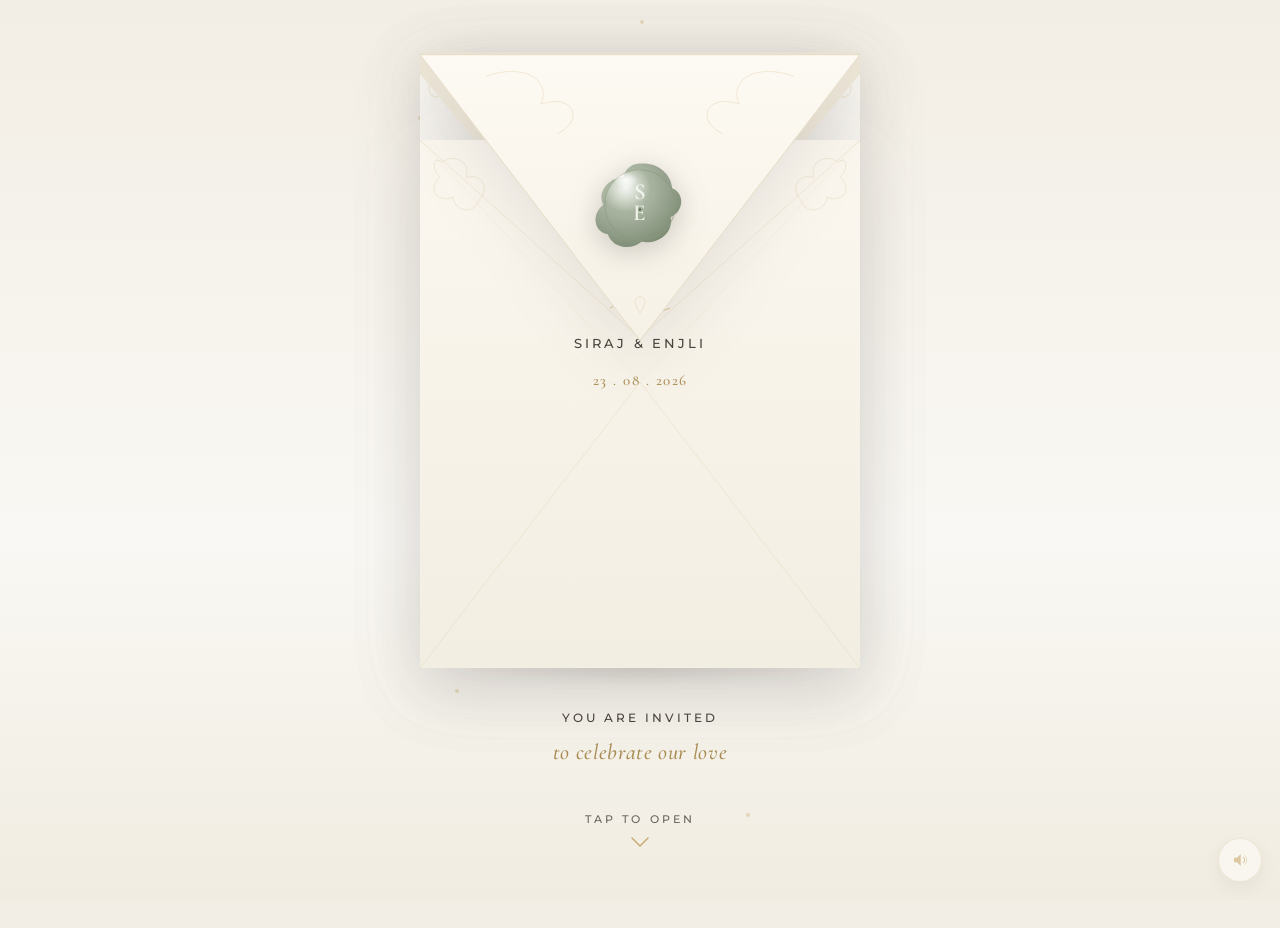
<file: index.html>
<!DOCTYPE html>
<html lang="en">
<head>
<meta charset="UTF-8">
<meta name="viewport" content="width=device-width, initial-scale=1.0, maximum-scale=1.0, viewport-fit=cover">
<title>Siraj &amp; Enjli — You Are Invited</title>
<meta name="description" content="Siraj &amp; Enjli request the pleasure of your company to celebrate their wedding — Saturday, August 23, 2026 at The Royal Garden Hall, Mosul, Iraq.">
<meta name="theme-color" content="#FAF8F4">

<!-- Open Graph -->
<meta property="og:title" content="Siraj &amp; Enjli — Wedding Invitation">
<meta property="og:description" content="You are invited to celebrate our love — August 23, 2026">
<meta property="og:type" content="website">

<link rel="icon" href="data:,">
<link rel="preload" href="assets/fonts/CormorantGaramond-Light.woff2" as="font" type="font/woff2" crossorigin>
<link rel="preload" href="assets/fonts/CormorantGaramond-Medium.woff2" as="font" type="font/woff2" crossorigin>
<link rel="preload" href="assets/fonts/Montserrat-Regular.woff2" as="font" type="font/woff2" crossorigin>

<link rel="stylesheet" href="css/style.css">
<link rel="stylesheet" href="css/animation.css">
<link rel="stylesheet" href="css/responsive.css">
</head>
<body class="envelope-body">

<!-- =====================================================
     LOADING SCREEN
===================================================== -->
<div id="loading-screen" class="loading-screen" role="status" aria-live="polite" aria-label="Loading invitation">
  <div class="loading-content">
    <svg class="loading-monogram" width="72" height="72" viewBox="0 0 72 72" aria-hidden="true">
      <circle cx="36" cy="36" r="34" fill="none" stroke="#C8A86A" stroke-width="0.75" opacity="0.5"/>
      <text x="36" y="47" text-anchor="middle" class="loading-monogram-text">S&amp;E</text>
    </svg>
    <div class="loading-bar-track">
      <div class="loading-bar-fill" id="loading-bar-fill"></div>
    </div>
    <p class="loading-label">Preparing your invitation</p>
  </div>
</div>

<!-- =====================================================
     ENVELOPE SCENE
===================================================== -->
<main class="envelope-stage" id="envelope-stage">

  <div class="envelope-scene" id="envelope-scene">

    <!-- floating particles -->
    <div class="particles" aria-hidden="true">
      <span></span><span></span><span></span><span></span><span></span><span></span>
    </div>

    <div class="envelope-3d" id="envelope-3d">

      <!-- soft shadow -->
      <div class="envelope-shadow" aria-hidden="true"></div>

      <!-- BACK PANEL -->
      <div class="envelope-layer envelope-back">
        <svg viewBox="0 0 400 560" xmlns="http://www.w3.org/2000/svg" preserveAspectRatio="xMidYMid meet">
          <defs>
            <linearGradient id="paperGrad" x1="0" y1="0" x2="0" y2="1">
              <stop offset="0%" stop-color="#FFFDF9"/>
              <stop offset="100%" stop-color="#F3EEE4"/>
            </linearGradient>
            <filter id="paperNoise">
              <feTurbulence type="fractalNoise" baseFrequency="0.9" numOctaves="2" stitchTiles="stitch" result="noise"/>
              <feColorMatrix in="noise" type="matrix" values="0 0 0 0 0  0 0 0 0 0  0 0 0 0 0  0 0 0 0.02 0"/>
              <feComposite operator="over" in2="SourceGraphic"/>
            </filter>
          </defs>
          <rect x="0" y="0" width="400" height="560" rx="4" fill="url(#paperGrad)"/>
          <rect x="0" y="0" width="400" height="560" rx="4" fill="transparent" filter="url(#paperNoise)"/>
          <!-- embossed corner florals -->
          <g class="emboss-floral" opacity="0.35" stroke="#C8A86A" stroke-width="0.6" fill="none">
            <path d="M14,14 C24,10 34,18 30,28 C40,24 46,34 38,42 C34,52 22,50 20,40 C10,44 4,34 12,26 C6,20 8,10 14,14 Z"/>
            <path d="M386,14 C376,10 366,18 370,28 C360,24 354,34 362,42 C366,52 378,50 380,40 C390,44 396,34 388,26 C394,20 392,10 386,14 Z"/>
            <path d="M14,546 C24,550 34,542 30,532 C40,536 46,526 38,518 C34,508 22,510 20,520 C10,516 4,526 12,534 C6,540 8,550 14,546 Z"/>
            <path d="M386,546 C376,550 366,542 370,532 C360,536 354,526 362,518 C366,508 378,510 380,520 C390,516 396,526 388,534 C394,540 392,550 386,546 Z"/>
          </g>
        </svg>
      </div>

      <!-- LINER (visible when flap opens) -->
      <div class="envelope-layer envelope-liner" aria-hidden="true">
        <svg viewBox="0 0 400 280" xmlns="http://www.w3.org/2000/svg" preserveAspectRatio="xMidYMin meet">
          <defs>
            <linearGradient id="linerGrad" x1="0" y1="0" x2="0" y2="1">
              <stop offset="0%" stop-color="#EDE6D6"/>
              <stop offset="100%" stop-color="#F7F3EA"/>
            </linearGradient>
            <pattern id="linerPattern" width="40" height="40" patternUnits="userSpaceOnUse">
              <path d="M20,4 C26,10 26,18 20,24 C14,18 14,10 20,4 Z" fill="none" stroke="#C8A86A" stroke-width="0.4" opacity="0.4"/>
            </pattern>
          </defs>
          <path d="M0,0 L400,0 L400,20 L200,260 L0,20 Z" fill="url(#linerGrad)"/>
          <path d="M0,0 L400,0 L400,20 L200,260 L0,20 Z" fill="url(#linerPattern)"/>
        </svg>
      </div>

      <!-- INVITATION CARD (hidden inside, slides up) -->
      <div class="envelope-card" id="envelope-card">
        <svg viewBox="0 0 360 220" xmlns="http://www.w3.org/2000/svg">
          <rect x="0" y="0" width="360" height="220" fill="#FFFDF9" stroke="#C8A86A" stroke-width="1"/>
          <text x="180" y="90" text-anchor="middle" class="mini-card-names">Siraj &amp; Enjli</text>
          <text x="180" y="120" text-anchor="middle" class="mini-card-date">23 . 08 . 2026</text>
        </svg>
      </div>

      <!-- FRONT PANEL with cut triangular flap opening -->
      <div class="envelope-layer envelope-front">
        <svg viewBox="0 0 400 560" xmlns="http://www.w3.org/2000/svg" preserveAspectRatio="xMidYMid meet">
          <defs>
            <linearGradient id="frontGrad" x1="0" y1="0" x2="0" y2="1">
              <stop offset="0%" stop-color="#FBF7EF"/>
              <stop offset="100%" stop-color="#F3EEE2"/>
            </linearGradient>
          </defs>
          <!-- body minus flap triangle -->
          <path d="M0,80 L400,80 L400,560 L0,560 Z" fill="url(#frontGrad)"/>
          <!-- fold lines -->
          <path d="M0,80 L200,260 L400,80" fill="none" stroke="#C8A86A" stroke-width="0.5" opacity="0.35"/>
          <path d="M0,560 L200,300 L400,560" fill="none" stroke="#C8A86A" stroke-width="0.4" opacity="0.25"/>
          <path d="M0,80 L200,300 L0,560" fill="none" stroke="#C8A86A" stroke-width="0.35" opacity="0.2"/>
          <path d="M400,80 L200,300 L400,560" fill="none" stroke="#C8A86A" stroke-width="0.35" opacity="0.2"/>

          <!-- corner floral embossing -->
          <g opacity="0.3" stroke="#C8A86A" stroke-width="0.6" fill="none">
            <path d="M20,100 C32,92 46,100 42,114 C56,110 64,124 54,134 C50,148 32,146 30,132 C16,138 6,124 18,114 C10,106 12,94 20,100 Z"/>
            <path d="M380,100 C368,92 354,100 358,114 C344,110 336,124 346,134 C350,148 368,146 370,132 C384,138 394,124 382,114 C390,106 388,94 380,100 Z"/>
          </g>
          <use href="#floral-corner" x="0" y="0" opacity="0"/>
        </svg>

        <div class="envelope-front-copy">
          <div class="flourish-mini" aria-hidden="true">
            <svg width="60" height="20" viewBox="0 0 60 20"><path d="M0,10 C15,2 20,18 30,10 C40,2 45,18 60,10" fill="none" stroke="#C8A86A" stroke-width="0.8"/></svg>
          </div>
          <p class="envelope-names">SIRAJ &amp; ENJLI</p>
          <p class="envelope-date">23 . 08 . 2026</p>
        </div>
      </div>

      <!-- FLAP (rotates open) -->
      <div class="envelope-layer envelope-flap" id="envelope-flap">
        <svg viewBox="0 0 400 300" xmlns="http://www.w3.org/2000/svg" preserveAspectRatio="xMidYMax meet">
          <defs>
            <linearGradient id="flapGrad" x1="0" y1="0" x2="0" y2="1">
              <stop offset="0%" stop-color="#FDFAF3"/>
              <stop offset="100%" stop-color="#F6F1E6"/>
            </linearGradient>
          </defs>
          <path d="M0,0 L400,0 L200,260 Z" fill="url(#flapGrad)" stroke="#E7DFCC" stroke-width="1"/>
          <g opacity="0.4" stroke="#C8A86A" stroke-width="0.5" fill="none">
            <path d="M60,20 C90,8 120,20 110,45 M110,45 C140,35 150,60 125,72"/>
            <path d="M340,20 C310,8 280,20 290,45 M290,45 C260,35 250,60 275,72"/>
            <path d="M200,235 C185,215 215,215 200,235 Z"/>
          </g>
        </svg>

        <!-- WAX SEAL -->
        <button type="button" class="wax-seal" id="wax-seal" aria-label="Tap to open your wedding invitation">
          <svg viewBox="0 0 120 120" width="100%" height="100%">
            <defs>
              <radialGradient id="waxGrad" cx="35%" cy="30%" r="75%">
                <stop offset="0%" stop-color="#B9C4AC"/>
                <stop offset="45%" stop-color="#A5B09D"/>
                <stop offset="100%" stop-color="#7C8A72"/>
              </radialGradient>
              <radialGradient id="waxShine" cx="30%" cy="25%" r="35%">
                <stop offset="0%" stop-color="#FFFFFF" stop-opacity="0.85"/>
                <stop offset="100%" stop-color="#FFFFFF" stop-opacity="0"/>
              </radialGradient>
            </defs>
            <!-- drip blob shape -->
            <path d="M60,6 C82,4 100,18 102,38 C118,44 118,68 100,76 C104,96 84,112 62,108 C48,120 24,116 18,98 C0,96 -4,72 12,60 C4,44 18,24 38,24 C42,10 52,6 60,6 Z"
                  fill="url(#waxGrad)"/>
            <circle cx="60" cy="60" r="46" fill="none" stroke="#8C9A80" stroke-width="1.5" opacity="0.6"/>
            <text x="60" y="52" text-anchor="middle" class="seal-monogram-s">S</text>
            <text x="60" y="80" text-anchor="middle" class="seal-monogram-e">E</text>
            <circle cx="60" cy="66" r="1.6" fill="#5F6B54"/>
            <ellipse cx="60" cy="60" rx="46" ry="46" fill="url(#waxShine)"/>
          </svg>
          <span class="seal-shine" aria-hidden="true"></span>
        </button>
      </div>

    </div><!-- /envelope-3d -->

    <div class="envelope-invite-copy">
      <p class="invite-eyebrow">You Are Invited</p>
      <p class="invite-script">to celebrate our love</p>
    </div>

    <button type="button" class="tap-to-open" id="tap-to-open-btn" aria-label="Tap to open invitation">
      <span>Tap to Open</span>
      <svg class="chevron-down" width="18" height="10" viewBox="0 0 18 10" aria-hidden="true">
        <path d="M1,1 L9,9 L17,1" fill="none" stroke="#C8A86A" stroke-width="1.4" stroke-linecap="round" stroke-linejoin="round"/>
      </svg>
    </button>

  </div><!-- /envelope-scene -->
</main>

<audio id="bg-audio" src="assets/music/wedding-theme.mp3" preload="none" loop></audio>

<button type="button" id="audio-toggle" class="audio-toggle" aria-label="Toggle background music" aria-pressed="false">
  <svg width="18" height="18" viewBox="0 0 24 24" fill="none" class="icon-sound-on">
    <path d="M4 9v6h4l5 5V4L8 9H4z" fill="#C8A86A"/>
    <path d="M16.5 8.5a5 5 0 010 7" stroke="#C8A86A" stroke-width="1.4" stroke-linecap="round"/>
    <path d="M19 6a9 9 0 010 12" stroke="#C8A86A" stroke-width="1.2" stroke-linecap="round" opacity="0.6"/>
  </svg>
</button>

<script src="js/audio.js"></script>
<script src="js/main.js"></script>
</body>
</html>
</file>
<file: css/style.css>
/* ==========================================================================
   NIVIN GROUP — Digital Wedding Invitation
   css/style.css — Base styles, design tokens, layout, components
   (Keyframes & transition choreography → animation.css)
   (Media queries & breakpoints → responsive.css)
   ========================================================================== */

/* ---------------------------------------------------------------------
   1. FONT FACES — self-hosted, woff2 only
--------------------------------------------------------------------- */
@font-face {
  font-family: 'Cormorant Garamond';
  src: url('../assets/fonts/CormorantGaramond-Light.woff2') format('woff2');
  font-weight: 300;
  font-style: normal;
  font-display: swap;
}
@font-face {
  font-family: 'Cormorant Garamond';
  src: url('../assets/fonts/CormorantGaramond-Medium.woff2') format('woff2');
  font-weight: 500;
  font-style: normal;
  font-display: swap;
}
@font-face {
  font-family: 'Cormorant Garamond';
  src: url('../assets/fonts/CormorantGaramond-SemiBold.woff2') format('woff2');
  font-weight: 600;
  font-style: normal;
  font-display: swap;
}
@font-face {
  font-family: 'Cormorant Garamond';
  src: url('../assets/fonts/CormorantGaramond-Italic.woff2') format('woff2');
  font-weight: 400;
  font-style: italic;
  font-display: swap;
}
@font-face {
  font-family: 'Cormorant Garamond';
  src: url('../assets/fonts/CormorantGaramond-MediumItalic.woff2') format('woff2');
  font-weight: 500;
  font-style: italic;
  font-display: swap;
}
@font-face {
  font-family: 'Lora';
  src: url('../assets/fonts/Lora-Regular.woff2') format('woff2');
  font-weight: 400;
  font-style: normal;
  font-display: swap;
}
@font-face {
  font-family: 'Lora';
  src: url('../assets/fonts/Lora-Medium.woff2') format('woff2');
  font-weight: 500;
  font-style: normal;
  font-display: swap;
}
@font-face {
  font-family: 'Lora';
  src: url('../assets/fonts/Lora-Italic.woff2') format('woff2');
  font-weight: 400;
  font-style: italic;
  font-display: swap;
}
@font-face {
  font-family: 'Montserrat';
  src: url('../assets/fonts/Montserrat-Light.woff2') format('woff2');
  font-weight: 300;
  font-style: normal;
  font-display: swap;
}
@font-face {
  font-family: 'Montserrat';
  src: url('../assets/fonts/Montserrat-Regular.woff2') format('woff2');
  font-weight: 400;
  font-style: normal;
  font-display: swap;
}
@font-face {
  font-family: 'Montserrat';
  src: url('../assets/fonts/Montserrat-Medium.woff2') format('woff2');
  font-weight: 500;
  font-style: normal;
  font-display: swap;
}
@font-face {
  font-family: 'Montserrat';
  src: url('../assets/fonts/Montserrat-SemiBold.woff2') format('woff2');
  font-weight: 600;
  font-style: normal;
  font-display: swap;
}

/* ---------------------------------------------------------------------
   2. DESIGN TOKENS
--------------------------------------------------------------------- */
:root {
  /* colors */
  --c-ivory: #FAF8F4;
  --c-paper: #FFFDF9;
  --c-gold: #C8A86A;
  --c-gold-dark: #A98B52;
  --c-sage: #A5B09D;
  --c-sage-dark: #7C8A72;
  --c-charcoal: #4A433E;
  --c-charcoal-soft: #6B655D;
  --c-white: #FFFFFF;
  --c-shadow: rgba(74, 67, 62, 0.12);

  /* typography */
  --f-serif: 'Cormorant Garamond', 'Georgia', serif;
  --f-body: 'Lora', 'Georgia', serif;
  --f-sans: 'Montserrat', 'Helvetica Neue', Arial, sans-serif;

  /* spacing scale */
  --sp-1: 0.5rem;
  --sp-2: 1rem;
  --sp-3: 1.5rem;
  --sp-4: 2.5rem;
  --sp-5: 4rem;
  --sp-6: 6rem;

  /* motion */
  --ease-lux: cubic-bezier(0.16, 1, 0.3, 1);
  --ease-soft: cubic-bezier(0.4, 0, 0.2, 1);
  --ease-spring: cubic-bezier(0.34, 1.56, 0.64, 1);

  /* layout */
  --max-width: 640px;
  --radius-card: 2px;
}

/* ---------------------------------------------------------------------
   3. RESET
--------------------------------------------------------------------- */
*, *::before, *::after { box-sizing: border-box; }

html {
  scroll-behavior: smooth;
  -webkit-text-size-adjust: 100%;
}

body {
  margin: 0;
  background: var(--c-ivory);
  color: var(--c-charcoal);
  font-family: var(--f-body);
  font-size: 16px;
  line-height: 1.6;
  -webkit-font-smoothing: antialiased;
  -moz-osx-font-smoothing: grayscale;
  overflow-x: hidden;
}

img { max-width: 100%; display: block; }
button { font: inherit; cursor: pointer; }
a { text-decoration: none; color: inherit; }
ul, ol { margin: 0; padding: 0; list-style: none; }
h1, h2, h3, p { margin: 0; }
svg { display: block; }

.skip-link {
  position: absolute;
  left: -9999px;
  top: 0;
  background: var(--c-gold);
  color: var(--c-paper);
  padding: 0.6rem 1.2rem;
  z-index: 9999;
}
.skip-link:focus {
  left: 0.5rem;
  top: 0.5rem;
}

:focus-visible {
  outline: 2px solid var(--c-gold-dark);
  outline-offset: 3px;
}

/* ==========================================================================
   4. LOADING SCREEN
========================================================================== */
.loading-screen {
  position: fixed;
  inset: 0;
  z-index: 300;
  background: var(--c-ivory);
  display: flex;
  align-items: center;
  justify-content: center;
}

.loading-content {
  display: flex;
  flex-direction: column;
  align-items: center;
  gap: 1.25rem;
}

.loading-monogram-text {
  font-family: var(--f-serif);
  font-size: 26px;
  font-weight: 500;
  fill: var(--c-gold);
  letter-spacing: 1px;
}

.loading-bar-track {
  width: 160px;
  height: 1px;
  background: rgba(200, 168, 106, 0.25);
  position: relative;
  overflow: hidden;
}

.loading-bar-fill {
  position: absolute;
  left: 0; top: 0; bottom: 0;
  width: 0%;
  background: var(--c-gold);
}

.loading-label {
  font-family: var(--f-sans);
  font-size: 11px;
  letter-spacing: 0.2em;
  text-transform: uppercase;
  color: var(--c-charcoal-soft);
}

/* ==========================================================================
   5. ENVELOPE STAGE (index.html)
========================================================================== */
.envelope-body {
  height: 100%;
  min-height: 100vh;
  background: linear-gradient(180deg, #F2EEE5 0%, var(--c-ivory) 60%, #F0ECE1 100%);
  display: flex;
}

.envelope-stage {
  width: 100%;
  min-height: 100vh;
  display: flex;
  align-items: center;
  justify-content: center;
  padding: var(--sp-3);
  position: relative;
}

.envelope-scene {
  position: relative;
  width: 100%;
  max-width: 380px;
  display: flex;
  flex-direction: column;
  align-items: center;
  perspective: 1400px;
}

/* floating particles */
.particles {
  position: absolute;
  inset: -10% -10%;
  pointer-events: none;
  z-index: 0;
}
.particles span {
  position: absolute;
  width: 4px;
  height: 4px;
  border-radius: 50%;
  background: var(--c-gold);
  opacity: 0.35;
}
.particles span:nth-child(1) { left: 8%;  top: 15%; }
.particles span:nth-child(2) { left: 85%; top: 10%; }
.particles span:nth-child(3) { left: 15%; top: 75%; }
.particles span:nth-child(4) { left: 90%; top: 65%; }
.particles span:nth-child(5) { left: 50%; top: 5%;  }
.particles span:nth-child(6) { left: 70%; top: 88%; }

.envelope-3d {
  position: relative;
  width: 100%;
  aspect-ratio: 400 / 560;
  transform-style: preserve-3d;
  z-index: 1;
}

.envelope-shadow {
  position: absolute;
  left: 6%;
  right: 6%;
  bottom: -18px;
  height: 36px;
  background: radial-gradient(ellipse at center, var(--c-shadow) 0%, transparent 72%);
  filter: blur(4px);
  z-index: 0;
}

.envelope-layer {
  position: absolute;
  inset: 0;
  backface-visibility: hidden;
}

.envelope-layer svg {
  width: 100%;
  height: 100%;
  filter: drop-shadow(0 18px 34px var(--c-shadow));
}

.envelope-back { z-index: 1; }
.envelope-liner {
  z-index: 2;
  top: 0; left: 0; right: 0;
  height: 50%;
  transform-origin: top center;
}
.envelope-card {
  position: absolute;
  left: 8%;
  right: 8%;
  top: 30%;
  z-index: 3;
  aspect-ratio: 360 / 220;
  transform: translateY(0) scale(0.94);
  opacity: 0;
}
.envelope-card svg { width: 100%; height: 100%; filter: drop-shadow(0 10px 24px var(--c-shadow)); }
.mini-card-names {
  font-family: var(--f-serif);
  font-size: 30px;
  font-weight: 500;
  fill: var(--c-charcoal);
}
.mini-card-date {
  font-family: var(--f-sans);
  font-size: 12px;
  letter-spacing: 0.15em;
  fill: var(--c-gold-dark);
}

.envelope-front {
  z-index: 4;
  display: flex;
  flex-direction: column;
}
.envelope-front-copy {
  position: absolute;
  left: 0; right: 0;
  top: 40%;
  display: flex;
  flex-direction: column;
  align-items: center;
  gap: 0.9rem;
  text-align: center;
  z-index: 5;
}
.flourish-mini { opacity: 0.8; }
.envelope-names {
  font-family: var(--f-sans);
  font-size: 13px;
  font-weight: 500;
  letter-spacing: 0.22em;
  color: var(--c-charcoal);
}
.envelope-date {
  font-family: var(--f-serif);
  font-size: 15px;
  letter-spacing: 0.1em;
  color: var(--c-gold-dark);
}

.envelope-flap {
  z-index: 6;
  height: 54%;
  top: 0;
  transform-origin: top center;
  transform: rotateX(0deg);
}

.wax-seal {
  position: absolute;
  left: 50%;
  top: 46%;
  width: 92px;
  height: 92px;
  margin: -46px 0 0 -46px;
  border: none;
  background: transparent;
  padding: 0;
  z-index: 7;
  border-radius: 50%;
}
.wax-seal svg { width: 100%; height: 100%; filter: drop-shadow(0 6px 14px rgba(74,67,62,0.25)); }
.seal-monogram-s, .seal-monogram-e {
  font-family: var(--f-serif);
  font-size: 30px;
  font-weight: 600;
  fill: #EFF2E9;
  letter-spacing: 0.02em;
}
.seal-shine {
  position: absolute;
  top: 14%;
  left: 22%;
  width: 26%;
  height: 18%;
  background: radial-gradient(ellipse at center, rgba(255,255,255,0.9), transparent 70%);
  border-radius: 50%;
  pointer-events: none;
}

.envelope-invite-copy {
  margin-top: var(--sp-4);
  text-align: center;
}
.invite-eyebrow {
  font-family: var(--f-sans);
  font-size: 12px;
  font-weight: 500;
  letter-spacing: 0.25em;
  text-transform: uppercase;
  color: var(--c-charcoal);
  margin-bottom: 0.5rem;
}
.invite-script {
  font-family: var(--f-serif);
  font-style: italic;
  font-weight: 500;
  font-size: 22px;
  letter-spacing: 0.03em;
  color: var(--c-gold-dark);
}

.tap-to-open {
  margin-top: var(--sp-4);
  background: none;
  border: none;
  display: flex;
  flex-direction: column;
  align-items: center;
  gap: 0.5rem;
  color: var(--c-charcoal-soft);
}
.tap-to-open span {
  font-family: var(--f-sans);
  font-size: 11px;
  font-weight: 500;
  letter-spacing: 0.28em;
  text-transform: uppercase;
}

/* Audio toggle (shared) */
.audio-toggle {
  position: fixed;
  right: 18px;
  bottom: 18px;
  width: 44px;
  height: 44px;
  border-radius: 50%;
  background: var(--c-paper);
  border: 1px solid rgba(200,168,106,0.35);
  display: flex;
  align-items: center;
  justify-content: center;
  z-index: 250;
  box-shadow: 0 6px 18px var(--c-shadow);
}

/* ==========================================================================
   6. INVITATION PAGE — HERO
========================================================================== */
.invitation-body {
  background: var(--c-ivory);
}

.hero {
  position: relative;
  min-height: 100vh;
  min-height: 100dvh;
  display: flex;
  align-items: flex-end;
  justify-content: center;
  overflow: hidden;
  padding-bottom: var(--sp-5);
}

.hero-scene {
  position: absolute;
  inset: 0;
  z-index: 0;
}
.hero-svg { width: 100%; height: 100%; }

.hero-scrim {
  position: absolute;
  inset: 0;
  z-index: 1;
  background:
    linear-gradient(180deg, rgba(250,248,244,0.15) 0%, rgba(250,248,244,0.05) 30%, rgba(250,248,244,0.55) 78%, rgba(250,248,244,0.92) 100%);
}

.hero-content {
  position: relative;
  z-index: 2;
  width: 100%;
  max-width: var(--max-width);
  padding: 0 var(--sp-3);
  display: flex;
  flex-direction: column;
  align-items: center;
  text-align: center;
  gap: 0.55rem;
}

.hero-monogram { margin-bottom: 0.4rem; }
.hero-monogram-text {
  font-family: var(--f-serif);
  font-size: 28px;
  font-weight: 500;
  fill: var(--c-gold);
}

.hero-eyebrow {
  font-family: var(--f-sans);
  font-size: 11px;
  font-weight: 500;
  letter-spacing: 0.25em;
  text-transform: uppercase;
  color: var(--c-charcoal-soft);
}

.hero-names {
  font-family: var(--f-serif);
  font-weight: 500;
  font-size: clamp(48px, 14vw, 76px);
  line-height: 1.05;
  color: var(--c-charcoal);
  margin: 0.2rem 0 0.4rem;
}

.hero-request {
  font-family: var(--f-sans);
  font-size: 11.5px;
  font-weight: 400;
  letter-spacing: 0.14em;
  text-transform: uppercase;
  color: var(--c-charcoal-soft);
  line-height: 1.7;
}

.hero-date-block {
  display: flex;
  flex-direction: column;
  align-items: center;
  gap: 0.35rem;
  margin: 0.9rem 0 0.3rem;
}
.hero-date-day {
  font-family: var(--f-sans);
  font-size: 11px;
  letter-spacing: 0.25em;
  text-transform: uppercase;
  color: var(--c-charcoal-soft);
}
.hero-date-main {
  display: flex;
  align-items: center;
  gap: 0.7rem;
}
.hero-date-line {
  width: 26px;
  height: 1px;
  background: var(--c-gold);
}
.hero-date-month {
  font-family: var(--f-sans);
  font-size: 12px;
  letter-spacing: 0.2em;
  text-transform: uppercase;
  color: var(--c-charcoal);
}
.hero-date-num {
  font-family: var(--f-serif);
  font-size: 44px;
  font-weight: 500;
  color: var(--c-gold-dark);
  line-height: 1;
}

.hero-date-year {
  font-family: var(--f-sans);
  font-size: 12px;
  letter-spacing: 0.2em;
  color: var(--c-charcoal-soft);
}

.hero-time {
  font-family: var(--f-sans);
  font-size: 11px;
  letter-spacing: 0.16em;
  text-transform: uppercase;
  color: var(--c-charcoal-soft);
  margin-top: 0.3rem;
}

.hero-venue {
  margin-top: var(--sp-2);
}
.hero-venue-name {
  font-family: var(--f-serif);
  font-style: italic;
  font-weight: 500;
  font-size: 26px;
  color: var(--c-charcoal);
}
.hero-venue-loc {
  font-family: var(--f-sans);
  font-size: 11px;
  letter-spacing: 0.24em;
  text-transform: uppercase;
  color: var(--c-charcoal-soft);
  margin-top: 0.2rem;
}

.hero-reception {
  margin-top: var(--sp-2);
  font-family: var(--f-sans);
  font-size: 10.5px;
  letter-spacing: 0.28em;
  text-transform: uppercase;
  color: var(--c-gold-dark);
}

.scroll-indicator {
  position: absolute;
  bottom: var(--sp-2);
  left: 50%;
  transform: translateX(-50%);
  z-index: 3;
  background: none;
  border: none;
  padding: 0.5rem;
}

/* ==========================================================================
   7. SHARED SECTION STRUCTURE
========================================================================== */
.section {
  padding: var(--sp-6) var(--sp-3);
  position: relative;
}

.section-inner {
  max-width: var(--max-width);
  margin: 0 auto;
  display: flex;
  flex-direction: column;
  align-items: center;
  text-align: center;
}

.section-eyebrow {
  font-family: var(--f-sans);
  font-size: 11px;
  font-weight: 500;
  letter-spacing: 0.28em;
  text-transform: uppercase;
  color: var(--c-gold-dark);
  margin-bottom: 0.6rem;
}

.section-heading {
  font-family: var(--f-serif);
  font-weight: 500;
  font-size: clamp(32px, 7vw, 44px);
  color: var(--c-charcoal);
}

.gold-flourish {
  margin: 1.1rem 0 1.6rem;
  opacity: 0.85;
}

/* paper card */
.paper-card {
  background: var(--c-paper);
  border: 1px solid rgba(200,168,106,0.28);
  box-shadow: 0 22px 44px -20px var(--c-shadow);
  border-radius: var(--radius-card);
  position: relative;
}
.paper-card::before {
  content: '';
  position: absolute;
  inset: 6px;
  border: 1px solid rgba(200,168,106,0.18);
  pointer-events: none;
}

/* ---- Our Story ---- */
.story-script {
  font-family: var(--f-serif);
  font-style: italic;
  font-weight: 500;
  font-size: 21px;
  color: var(--c-sage-dark);
  margin-bottom: var(--sp-4);
  line-height: 1.5;
}

.story-card {
  overflow: hidden;
  width: 100%;
  text-align: left;
}
.story-card-media {
  width: 100%;
  aspect-ratio: 4 / 3;
  overflow: hidden;
  background: #EDE6D6;
}
.story-card-media img {
  width: 100%;
  height: 100%;
  object-fit: cover;
}
.story-card-body {
  padding: var(--sp-4);
  font-family: var(--f-body);
  font-size: 15.5px;
  line-height: 1.85;
  color: var(--c-charcoal-soft);
}
.story-card-body p + p { margin-top: 1rem; }

/* ---- Countdown ---- */
.countdown-grid {
  display: grid;
  grid-template-columns: repeat(4, 1fr);
  gap: var(--sp-2);
  width: 100%;
  max-width: 460px;
}
.countdown-item {
  position: relative;
  display: flex;
  flex-direction: column;
  align-items: center;
  justify-content: center;
  aspect-ratio: 1 / 1;
}
.countdown-ring {
  position: absolute;
  inset: 0;
}
.ring-fill {
  stroke-dasharray: 326.7;
  stroke-dashoffset: 326.7;
  transition: stroke-dashoffset 1s var(--ease-soft);
}
.countdown-num {
  font-family: var(--f-serif);
  font-weight: 500;
  font-size: clamp(22px, 5vw, 30px);
  color: var(--c-charcoal);
  position: relative;
  z-index: 1;
}
.countdown-label {
  font-family: var(--f-sans);
  font-size: 9.5px;
  letter-spacing: 0.16em;
  text-transform: uppercase;
  color: var(--c-charcoal-soft);
  position: relative;
  z-index: 1;
  margin-top: 0.2rem;
}

/* ---- Timeline ---- */
.timeline-list {
  width: 100%;
  max-width: 440px;
  position: relative;
  margin-top: var(--sp-2);
}
.timeline-list::before {
  content: '';
  position: absolute;
  left: 15px;
  top: 6px;
  bottom: 6px;
  width: 1px;
  background: linear-gradient(180deg, transparent, var(--c-gold) 15%, var(--c-gold) 85%, transparent);
  opacity: 0.5;
}
.timeline-item {
  display: flex;
  gap: var(--sp-3);
  text-align: left;
  padding: var(--sp-2) 0;
  position: relative;
}
.timeline-icon {
  flex: none;
  width: 30px;
  height: 30px;
  background: var(--c-ivory);
  border: 1px solid rgba(200,168,106,0.4);
  border-radius: 50%;
  display: flex;
  align-items: center;
  justify-content: center;
  position: relative;
  z-index: 1;
}
.timeline-body { padding-top: 0.1rem; }
.timeline-time {
  display: block;
  font-family: var(--f-sans);
  font-size: 10.5px;
  letter-spacing: 0.18em;
  text-transform: uppercase;
  color: var(--c-gold-dark);
  margin-bottom: 0.25rem;
}
.timeline-title {
  font-family: var(--f-serif);
  font-weight: 500;
  font-size: 22px;
  color: var(--c-charcoal);
}
.timeline-desc {
  font-family: var(--f-body);
  font-size: 13.5px;
  color: var(--c-charcoal-soft);
  margin-top: 0.3rem;
  line-height: 1.6;
}

/* ---- Gallery ---- */
.gallery-section .section-inner { margin-bottom: var(--sp-3); }
.gallery-slider {
  width: 100%;
  overflow: hidden;
}
.gallery-track {
  display: flex;
  gap: var(--sp-2);
  overflow-x: auto;
  scroll-snap-type: x mandatory;
  padding: 0.5rem var(--sp-3) 1.2rem;
  -webkit-overflow-scrolling: touch;
  scrollbar-width: none;
}
.gallery-track::-webkit-scrollbar { display: none; }
.gallery-slide {
  flex: none;
  width: 72%;
  max-width: 320px;
  scroll-snap-align: center;
  border: none;
  padding: 0;
  background: none;
  border-radius: var(--radius-card);
  overflow: hidden;
  box-shadow: 0 20px 40px -18px var(--c-shadow);
}
.gallery-slide img {
  width: 100%;
  height: 100%;
  aspect-ratio: 4 / 5;
  object-fit: cover;
}
.gallery-dots {
  display: flex;
  justify-content: center;
  gap: 0.4rem;
  margin-top: 0.4rem;
}
.gallery-dots span {
  width: 6px;
  height: 6px;
  border-radius: 50%;
  background: rgba(200,168,106,0.3);
  transition: background 0.3s var(--ease-soft), transform 0.3s var(--ease-soft);
}
.gallery-dots span.active {
  background: var(--c-gold);
  transform: scale(1.3);
}

.lightbox {
  position: fixed;
  inset: 0;
  z-index: 400;
  background: rgba(30, 27, 22, 0.94);
  display: flex;
  align-items: center;
  justify-content: center;
}
.lightbox[hidden] { display: none; }
.lightbox-img {
  max-width: 90vw;
  max-height: 82vh;
  object-fit: contain;
  box-shadow: 0 30px 60px rgba(0,0,0,0.5);
}
.lightbox-close, .lightbox-prev, .lightbox-next {
  position: absolute;
  background: none;
  border: none;
  color: var(--c-paper);
  font-size: 32px;
  line-height: 1;
  padding: 0.5rem 0.9rem;
}
.lightbox-close { top: var(--sp-2); right: var(--sp-2); font-size: 26px; }
.lightbox-prev { left: var(--sp-1); top: 50%; transform: translateY(-50%); }
.lightbox-next { right: var(--sp-1); top: 50%; transform: translateY(-50%); }

/* ---- Location ---- */
.location-card {
  width: 100%;
  padding: var(--sp-4);
  display: flex;
  flex-direction: column;
  align-items: center;
}
.location-venue {
  font-family: var(--f-serif);
  font-weight: 500;
  font-size: 24px;
  color: var(--c-charcoal);
  margin-top: 0.4rem;
}
.location-address {
  font-family: var(--f-sans);
  font-size: 11px;
  letter-spacing: 0.2em;
  text-transform: uppercase;
  color: var(--c-charcoal-soft);
  margin-top: 0.3rem;
}
.map-embed-wrap {
  width: 100%;
  aspect-ratio: 16 / 11;
  margin: var(--sp-3) 0;
  border-radius: var(--radius-card);
  overflow: hidden;
  filter: grayscale(0.15) sepia(0.08);
  border: 1px solid rgba(200,168,106,0.25);
}
.map-embed { width: 100%; height: 100%; border: 0; }

/* ---- RSVP ---- */
.rsvp-script {
  font-family: var(--f-serif);
  font-style: italic;
  font-weight: 500;
  font-size: 22px;
  color: var(--c-sage-dark);
}
.rsvp-heart { margin-top: 0.8rem; }
.rsvp-actions {
  margin-top: var(--sp-4);
  display: flex;
  flex-direction: column;
  align-items: stretch;
  gap: 0.85rem;
  width: 100%;
  max-width: 320px;
}

/* ---- Buttons ---- */
.btn {
  box-sizing: border-box;
  display: inline-flex;
  align-items: center;
  justify-content: center;
  gap: 0.6rem;
  margin: 0;
  padding: 0.95rem 1.5rem;
  font-family: var(--f-sans);
  font-size: 12px;
  font-weight: 500;
  line-height: 1.2;
  letter-spacing: 0.16em;
  text-transform: uppercase;
  border-radius: 2px;
  border: 1px solid transparent;
  background: transparent;
  appearance: none;
  -webkit-appearance: none;
  vertical-align: middle;
  transition: transform 0.35s var(--ease-soft), box-shadow 0.35s var(--ease-soft), background 0.3s ease;
  width: 100%;
}
.btn:hover { transform: translateY(-2px); }
.btn-fill-sage {
  background: var(--c-sage-dark);
  color: var(--c-paper);
  box-shadow: 0 14px 26px -12px rgba(124,138,114,0.55);
}
.btn-outline-gold {
  background: transparent;
  color: var(--c-gold-dark);
  border-color: var(--c-gold);
}
.btn-outline-charcoal {
  background: transparent;
  color: var(--c-charcoal);
  border-color: rgba(74,67,62,0.3);
}

/* ==========================================================================
   8. FOOTER
========================================================================== */
.site-footer {
  padding: var(--sp-5) var(--sp-3) var(--sp-4);
  text-align: center;
  background: linear-gradient(180deg, transparent, rgba(200,168,106,0.06));
}
.footer-monogram { margin: 0 auto 0.8rem; }
.footer-monogram-text {
  font-family: var(--f-serif);
  font-size: 18px;
  font-weight: 500;
  fill: var(--c-gold);
}
.footer-names {
  font-family: var(--f-serif);
  font-weight: 500;
  font-size: 22px;
  color: var(--c-charcoal);
}
.footer-date {
  font-family: var(--f-sans);
  font-size: 11px;
  letter-spacing: 0.2em;
  color: var(--c-charcoal-soft);
  margin-top: 0.2rem;
}
.footer-flourish { margin: var(--sp-3) auto; opacity: 0.7; }
.footer-credit {
  font-family: var(--f-sans);
  font-size: 10px;
  letter-spacing: 0.14em;
  text-transform: uppercase;
  color: var(--c-charcoal-soft);
  opacity: 0.7;
}
.footer-credit span { color: var(--c-gold-dark); font-weight: 600; }
</file>
<file: css/animation.css>
/* ==========================================================================
   NIVIN GROUP — Digital Wedding Invitation
   css/animation.css — Keyframes + choreographed state transitions
   All motion uses cubic-bezier easing. No abrupt movement. Target: 60fps
   (transform/opacity only, no layout-thrashing properties animated).
   ========================================================================== */

/* ---------------------------------------------------------------------
   1. LOADING SCREEN
--------------------------------------------------------------------- */
.loading-screen {
  transition: opacity 0.7s var(--ease-lux), visibility 0.7s var(--ease-lux);
}
.loading-screen.is-hidden {
  opacity: 0;
  visibility: hidden;
  pointer-events: none;
}

@keyframes pulseMonogram {
  0%, 100% { opacity: 0.55; }
  50% { opacity: 1; }
}
.loading-monogram-text { animation: pulseMonogram 1.8s ease-in-out infinite; }

/* ---------------------------------------------------------------------
   2. FLOATING PARTICLES (envelope scene ambience)
--------------------------------------------------------------------- */
@keyframes floatParticle {
  0%   { transform: translate3d(0, 0, 0); opacity: 0.15; }
  50%  { transform: translate3d(6px, -22px, 0); opacity: 0.5; }
  100% { transform: translate3d(-4px, -44px, 0); opacity: 0; }
}
.particles span {
  animation: floatParticle 7s var(--ease-soft) infinite;
}
.particles span:nth-child(1) { animation-delay: 0s;   }
.particles span:nth-child(2) { animation-delay: 1.1s; }
.particles span:nth-child(3) { animation-delay: 2.3s; }
.particles span:nth-child(4) { animation-delay: 3.4s; }
.particles span:nth-child(5) { animation-delay: 4.6s; }
.particles span:nth-child(6) { animation-delay: 5.7s; }

/* ---------------------------------------------------------------------
   3. ENVELOPE — idle breathing + shadow shift
--------------------------------------------------------------------- */
@keyframes shadowBreathe {
  0%, 100% { transform: scaleX(1); opacity: 0.9; }
  50%      { transform: scaleX(0.94); opacity: 0.65; }
}
.envelope-shadow { animation: shadowBreathe 4.5s var(--ease-soft) infinite; }

@keyframes envelopeIdleFloat {
  0%, 100% { transform: translateY(0); }
  50%      { transform: translateY(-6px); }
}
.envelope-3d.is-idle { animation: envelopeIdleFloat 5s var(--ease-soft) infinite; }

/* wax seal gentle shine sweep while idle */
@keyframes sealShineSweep {
  0%, 100% { opacity: 0.55; transform: translate(0,0); }
  50%      { opacity: 0.9;  transform: translate(2px,-2px); }
}
.seal-shine { animation: sealShineSweep 3.2s ease-in-out infinite; }

.wax-seal {
  transition: transform 0.25s var(--ease-soft);
}
.wax-seal:hover:not(:disabled) { transform: translate(-50%,-50%) scale(1.04); }
.wax-seal:active:not(:disabled) { transform: translate(-50%,-50%) scale(0.96); }

/* ---------------------------------------------------------------------
   4. OPENING CHOREOGRAPHY (state classes toggled by main.js)
   Each stage is given room to actually READ before the next begins —
   no stage starts until the previous one has visibly finished:
   tap -> seal presses down -> (beat) -> seal lifts & clears away ->
   (beat) -> flap opens -> card slides upward -> card/scene expands ->
   navigate. Timings here are mirrored exactly in main.js's `timings`
   object — keep both in sync when adjusting.
--------------------------------------------------------------------- */

/* Step 1 — seal compresses under tap (0ms -> 380ms) */
@keyframes sealCompress {
  0%   { transform: translate(-50%,-50%) scale(1); }
  50%  { transform: translate(-50%,-50%) scale(0.8); }
  100% { transform: translate(-50%,-50%) scale(0.86); }
}
.wax-seal.is-pressing {
  animation: sealCompress 0.38s var(--ease-soft) forwards;
  pointer-events: none;
}

/* Step 2 — seal lifts away and clears the frame (starts at 550ms, once
   the press has visibly registered; runs 750ms -> finishes at 1300ms) */
@keyframes sealLift {
  0%   { transform: translate(-50%,-50%) scale(0.86) translateY(0) rotate(0deg); opacity: 1; }
  40%  { transform: translate(-50%,-50%) scale(1.15) translateY(-18px) rotate(-6deg); opacity: 1; }
  100% { transform: translate(-50%,-50%) scale(0.45) translateY(-160px) rotate(-18deg); opacity: 0; }
}
.wax-seal.is-lifting {
  animation: sealLift 0.75s var(--ease-lux) forwards;
}

/* Step 3 — flap rotates open only after the seal has fully cleared
   (starts at 1450ms, once the seal-lift + a short beat have passed;
   runs 950ms -> finishes at 2400ms) */
@keyframes flapOpen {
  0%   { transform: rotateX(0deg); }
  100% { transform: rotateX(-172deg); }
}
.envelope-flap.is-open {
  animation: flapOpen 0.95s var(--ease-lux) forwards;
  animation-delay: 1.45s;
  z-index: 3; /* drop behind card once folded back */
}

/* Step 4 — invitation card slides upward out of the envelope, only once
   the flap has fully finished opening (starts at 2400ms, right as the
   flap animation completes; runs 950ms -> finishes at 3350ms) */
@keyframes cardSlideOut {
  0%   { transform: translateY(0) scale(0.94); opacity: 0; }
  25%  { opacity: 1; }
  100% { transform: translateY(-235%) scale(1.02); opacity: 1; }
}
.envelope-card.is-sliding {
  animation: cardSlideOut 0.95s var(--ease-lux) forwards;
  animation-delay: 2.4s;
}

/* Step 5 — camera zoom + whole scene fade, only once the card has fully
   cleared the envelope (starts at 3500ms, a clear beat after the card
   finishes; runs 900ms -> finishes at 4400ms) */
@keyframes sceneZoom {
  0%   { transform: scale(1); opacity: 1; }
  100% { transform: scale(1.35); opacity: 0; }
}
.envelope-scene.is-zooming {
  animation: sceneZoom 0.9s var(--ease-lux) forwards;
  animation-delay: 3.5s;
}

.envelope-invite-copy,
.tap-to-open {
  transition: opacity 0.5s var(--ease-soft);
}
.envelope-stage.is-opening .envelope-invite-copy,
.envelope-stage.is-opening .tap-to-open {
  opacity: 0;
  pointer-events: none;
}

/* ---------------------------------------------------------------------
   5. HERO REVEAL (invitation.html first paint)
--------------------------------------------------------------------- */
.reveal {
  opacity: 0;
  transform: translateY(22px);
  animation: heroReveal 1s var(--ease-lux) forwards;
}
@keyframes heroReveal {
  to { opacity: 1; transform: translateY(0); }
}
.hero-monogram { animation: heroReveal 1s var(--ease-lux) forwards; opacity: 0; transform: translateY(22px); }
.hero-monogram        { animation-delay: 0.05s; }
.hero-eyebrow         { animation-delay: 0.2s; }
.hero-names           { animation-delay: 0.35s; }
.hero-request         { animation-delay: 0.5s; }
.hero-date-block      { animation-delay: 0.65s; }
.hero-time            { animation-delay: 0.78s; }
.hero-venue           { animation-delay: 0.9s; }
.hero-reception       { animation-delay: 1.02s; }

@keyframes bounceChevron {
  0%, 100% { transform: translate(-50%, 0); }
  50%      { transform: translate(-50%, 6px); }
}
.scroll-indicator { animation: bounceChevron 2.2s ease-in-out infinite; }

/* ---------------------------------------------------------------------
   6. SCROLL-REVEAL (IntersectionObserver driven, transform-only base
   so content is never fully hidden pre-JS — see animation.js)
--------------------------------------------------------------------- */
.reveal-up {
  opacity: 0.001;
  transform: translateY(32px);
  transition: opacity 0.9s var(--ease-lux), transform 0.9s var(--ease-lux);
  will-change: transform, opacity;
}
.reveal-up.in-view {
  opacity: 1;
  transform: translateY(0);
}

/* stagger children of the timeline / countdown when parent enters view */
.timeline-item {
  opacity: 0.001;
  transform: translateY(24px);
  transition: opacity 0.8s var(--ease-lux), transform 0.8s var(--ease-lux);
}
.timeline-item.in-view { opacity: 1; transform: translateY(0); }
.timeline-item:nth-child(1) { transition-delay: 0s; }
.timeline-item:nth-child(2) { transition-delay: 0.12s; }
.timeline-item:nth-child(3) { transition-delay: 0.24s; }

/* ---------------------------------------------------------------------
   7. GOLD SHIMMER (flourishes + section dividers)
--------------------------------------------------------------------- */
@keyframes goldShimmer {
  0%   { opacity: 0.55; }
  50%  { opacity: 1; }
  100% { opacity: 0.55; }
}
.gold-flourish svg path { animation: goldShimmer 3.4s ease-in-out infinite; }

/* ---------------------------------------------------------------------
   8. HERO FLORAL / CANDLE AMBIENCE (subtle, non-distracting)
--------------------------------------------------------------------- */
@keyframes swayFloral {
  0%, 100% { transform: translateY(0) rotate(0deg); }
  50%      { transform: translateY(-3px) rotate(0.4deg); }
}
.hero-floral-left  { animation: swayFloral 6s ease-in-out infinite; transform-origin: top left; }
.hero-floral-right { animation: swayFloral 6.5s ease-in-out infinite; transform-origin: top right; animation-delay: 0.5s; }

@keyframes flicker {
  0%, 100% { opacity: 1; }
  45%      { opacity: 0.82; }
  55%      { opacity: 0.94; }
}
.hero-candles ellipse { animation: flicker 2.4s ease-in-out infinite; }
.hero-candles g:nth-child(2n) ellipse { animation-delay: 0.6s; }
.hero-candles g:nth-child(3n) ellipse { animation-delay: 1.2s; }

/* ---------------------------------------------------------------------
   9. COUNTDOWN — number tick fade
--------------------------------------------------------------------- */
@keyframes numTick {
  0%   { opacity: 0.3; transform: translateY(-4px); }
  100% { opacity: 1;   transform: translateY(0); }
}
.countdown-num.is-ticking { animation: numTick 0.4s var(--ease-soft); }

/* ---------------------------------------------------------------------
   10. GALLERY / LIGHTBOX
--------------------------------------------------------------------- */
.gallery-slide {
  transition: transform 0.5s var(--ease-soft), box-shadow 0.5s var(--ease-soft);
}
.gallery-slide:active { transform: scale(0.97); }

.lightbox {
  opacity: 0;
  transition: opacity 0.35s var(--ease-soft);
}
.lightbox.is-visible { opacity: 1; }
.lightbox-img {
  transform: scale(0.96);
  transition: transform 0.4s var(--ease-lux);
}
.lightbox.is-visible .lightbox-img { transform: scale(1); }

/* ---------------------------------------------------------------------
   11. BUTTON PRESS FEEDBACK
--------------------------------------------------------------------- */
.btn, .wax-seal, .gallery-slide, .audio-toggle {
  -webkit-tap-highlight-color: transparent;
}

/* ---------------------------------------------------------------------
   12. REDUCED MOTION
--------------------------------------------------------------------- */
@media (prefers-reduced-motion: reduce) {
  *, *::before, *::after {
    animation-duration: 0.001ms !important;
    animation-iteration-count: 1 !important;
    transition-duration: 0.001ms !important;
    scroll-behavior: auto !important;
  }
}
</file>
<file: css/responsive.css>
/* ==========================================================================
   NIVIN GROUP — Digital Wedding Invitation
   css/responsive.css — Breakpoints: 390 / 430 / 768 / 1024 / 1440
   Mobile-first base lives in style.css; this file only adjusts scale/layout.
   ========================================================================== */

/* ---------------------------------------------------------------------
   Small phones (< 390px) — tighten a hair further
--------------------------------------------------------------------- */
@media (max-width: 389px) {
  .hero-names { font-size: 42px; }
  .section { padding: var(--sp-5) var(--sp-2); }
  .rsvp-actions, .countdown-grid { max-width: 100%; }
  .envelope-scene { max-width: 320px; }
}

/* ---------------------------------------------------------------------
   390px baseline (iPhone 12/13/14 mini-ish / small standard)
--------------------------------------------------------------------- */
@media (min-width: 390px) {
  .hero-names { font-size: 50px; }
}

/* ---------------------------------------------------------------------
   430px (iPhone Pro Max class)
--------------------------------------------------------------------- */
@media (min-width: 430px) {
  .envelope-scene { max-width: 400px; }
  .hero-names { font-size: 56px; }
  .gallery-slide { width: 68%; }
}

/* ---------------------------------------------------------------------
   768px (tablet / iPad portrait)
--------------------------------------------------------------------- */
@media (min-width: 768px) {
  :root { --max-width: 720px; }

  .envelope-scene { max-width: 420px; }

  .hero-content { padding: 0 var(--sp-4); }
  .hero-names { font-size: 74px; }
  .hero-request { font-size: 13px; }

  .section { padding: var(--sp-6) var(--sp-4); }
  .section-heading { font-size: 48px; }

  .story-card {
    display: flex;
    flex-direction: row;
    align-items: stretch;
  }
  .story-card-media { width: 42%; aspect-ratio: auto; }
  .story-card-body { width: 58%; padding: var(--sp-5); display: flex; flex-direction: column; justify-content: center; }

  .countdown-grid { max-width: 520px; }

  .timeline-list { max-width: 560px; }

  .gallery-slide { width: 46%; max-width: 340px; }

  .rsvp-actions {
    flex-direction: row;
    align-items: stretch;
    max-width: 620px;
  }
  .rsvp-actions .btn {
    flex: 1 1 0;
    width: auto;
  }

  .location-card { padding: var(--sp-5); }
  .map-embed-wrap { aspect-ratio: 16 / 9; }
}

/* ---------------------------------------------------------------------
   1024px (tablet landscape / small laptop)
   The invitation is authored as a vertical "digital card" (per the
   mockup's own phone-frame presentation). Rather than stretch the hero's
   portrait SVG scene full-bleed across a wide short viewport — which
   forces an ugly choice between cropping out the sky/sea (slice) or
   leaving huge dead space (meet) — the whole invitation body is capped
   to a centered card width on desktop, with the ivory page showing on
   either side. This keeps every section (hero included) at the same
   proportions it was designed for.
--------------------------------------------------------------------- */
@media (min-width: 1024px) {
  :root { --max-width: 860px; }

  body { font-size: 17px; }

  .invitation-body {
    background: #F0ECE1;
  }
  .invitation-body > header.hero,
  .invitation-body > main,
  .invitation-body > footer.site-footer {
    max-width: 720px;
    margin-left: auto;
    margin-right: auto;
    background: var(--c-ivory);
    box-shadow: 0 0 90px rgba(74,67,62,0.14);
  }
  .invitation-body > header.hero { overflow: hidden; min-height: 780px; }

  .envelope-scene { max-width: 440px; }

  .hero-names { font-size: 70px; }
  .hero-venue-name { font-size: 28px; }

  .section { padding: 6rem var(--sp-5); }
  .section-heading { font-size: 46px; }

  .timeline-list { max-width: 480px; }
  .timeline-title { font-size: 24px; }

  .gallery-track { justify-content: flex-start; padding: 0.5rem var(--sp-4) 1.4rem; }
  .gallery-slide { width: 42%; max-width: 280px; }

  .btn { font-size: 12.5px; padding: 1.05rem 1.8rem; }
}

/* ---------------------------------------------------------------------
   1440px (desktop) — same centered-card approach, slightly wider card
--------------------------------------------------------------------- */
@media (min-width: 1440px) {
  :root { --max-width: 960px; }

  .envelope-stage { padding: var(--sp-6); }
  .envelope-scene { max-width: 460px; }

  .invitation-body > header.hero,
  .invitation-body > main,
  .invitation-body > footer.site-footer {
    max-width: 780px;
  }

  .hero-names { font-size: 76px; }

  .section-inner { max-width: 620px; }
  .story-card { max-width: 700px; margin: 0 auto; }

  .countdown-grid { max-width: 460px; }

  .gallery-slide { width: 38%; max-width: 260px; }

  .location-card { max-width: 620px; }
  .rsvp-actions { max-width: 420px; }
}

/* ---------------------------------------------------------------------
   Landscape phones — envelope + hero need shorter vertical rhythm
--------------------------------------------------------------------- */
@media (max-height: 500px) and (orientation: landscape) {
  .envelope-stage { padding: var(--sp-2); }
  .envelope-scene { max-width: 280px; }
  .hero { padding-bottom: var(--sp-2); }
  .hero-names { font-size: 40px; }
  .hero-content { gap: 0.3rem; }
}

/* ---------------------------------------------------------------------
   Fine-pointer hover affordances (skip on touch devices)
--------------------------------------------------------------------- */
@media (hover: hover) and (pointer: fine) {
  .gallery-slide:hover { transform: translateY(-6px); box-shadow: 0 28px 50px -20px var(--c-shadow); }
  .location-pin { transition: transform 0.3s var(--ease-soft); }
  .location-card:hover .location-pin { transform: translateY(-3px); }
}
</file>
